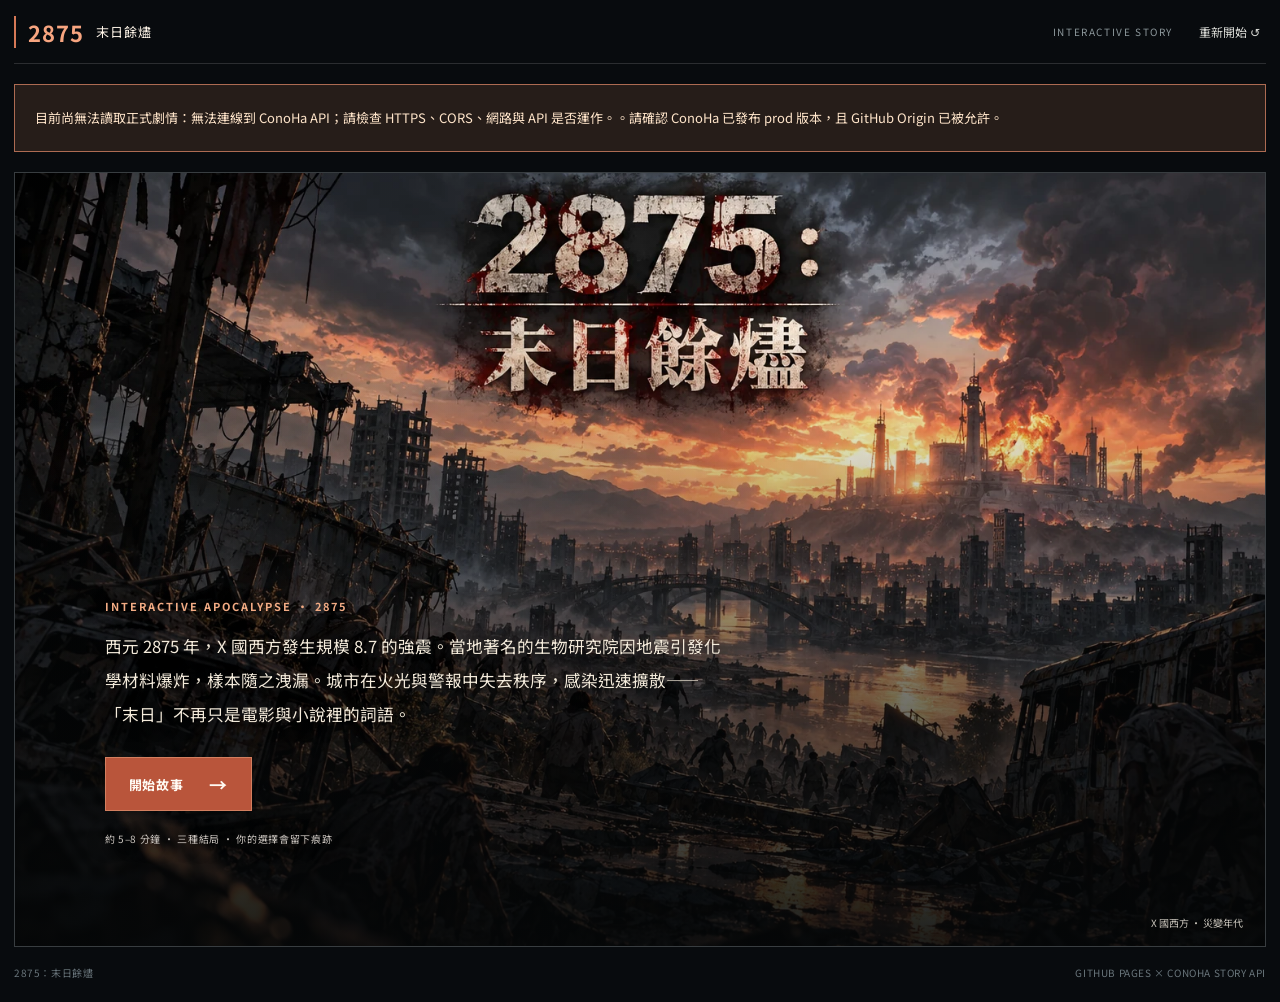
<file: index.html>
<!doctype html>
<html lang="zh-Hant"><head><meta charset="utf-8"><meta name="viewport" content="width=device-width, initial-scale=1, viewport-fit=cover"><meta name="theme-color" content="#080a0c"><meta name="description" content="2875：末日餘燼｜互動式分支末日故事"><title>2875：末日餘燼｜互動式劇本</title><link rel="stylesheet" href="styles.css"></head>
<body>
<main class="shell"><header class="top"><a href="#" id="brand" class="brand"><b>2875</b><span>末日餘燼</span></a><div class="topright"><span id="source-mode">INTERACTIVE STORY</span><button type="button" class="top-restart" id="restart-top">重新開始 ↺</button></div></header>
<div id="notice" class="notice hidden" role="alert"></div>
<section id="home" class="hero" aria-label="遊戲首頁"><img id="cover-img" src="assets/scenes/2875_cover.webp" alt="末日餘燼城市封面"><div class="hero-shade"></div><div class="hero-content"><div class="kicker">INTERACTIVE APOCALYPSE · 2875</div><p class="home-prose">西元 2875 年，X 國西方發生規模 8.7 的強震。當地著名的生物研究院因地震引發化學材料爆炸，樣本隨之洩漏。城市在火光與警報中失去秩序，感染迅速擴散——「末日」不再只是電影與小說裡的詞語。</p><button class="main-btn" type="button" id="begin">開始故事 <span>→</span></button><p class="hint">約 5–8 分鐘 · 三種結局 · 你的選擇會留下痕跡</p></div><div class="hero-bottom">X 國西方 · 災變年代</div></section>
<section id="play" class="play hidden" aria-live="polite"><div class="poster"><img id="scene-img" class="scene-img" alt="遊戲場景"><div class="poster-dim"></div><div class="poster-top"><span id="display-code">SCENE</span><span class="log">● STORY LOG</span></div><div class="poster-body"><div class="eyebrow" id="scene-subhead">STORY / 2875</div><h1 id="scene-title"></h1><p class="narrative" id="scene-text"></p><p class="narrative extra hidden" id="role-text"></p><p class="narrative extra hidden" id="after-text"></p><div id="scene-choices" class="choice-list"></div></div></div><div class="scene-footer"><div class="progress"><div id="progress-fill"></div></div><span id="play-status">本次遊玩</span></div></section>
<section id="ending" class="play hidden" aria-live="polite"><div class="poster ending-poster"><img id="end-img" class="scene-img" alt="結局場景"><div class="poster-dim"></div><div class="poster-top"><span id="end-code">ENDING</span><span>STORY COMPLETE</span></div><div class="poster-body end-body"><div class="eyebrow">2875 / ENDING</div><h1 id="end-title"></h1><p class="narrative" id="end-text"></p><p class="narrative extra hidden" id="end-role"></p><div class="end-actions"><button type="button" class="main-btn" id="again">重新遊玩 ↻</button><button type="button" class="outline-btn" id="export-run">下載本次紀錄</button></div><div class="run-summary" id="run-summary"></div></div></div></section>
<div class="foot"><span>2875：末日餘燼</span><span>GITHUB PAGES × CONOHA STORY API</span></div></main>
<div id="curtain" class="curtain" aria-hidden="true"></div>
<script src="config.js"></script><script src="app.js" defer></script>
</body></html>
</file>
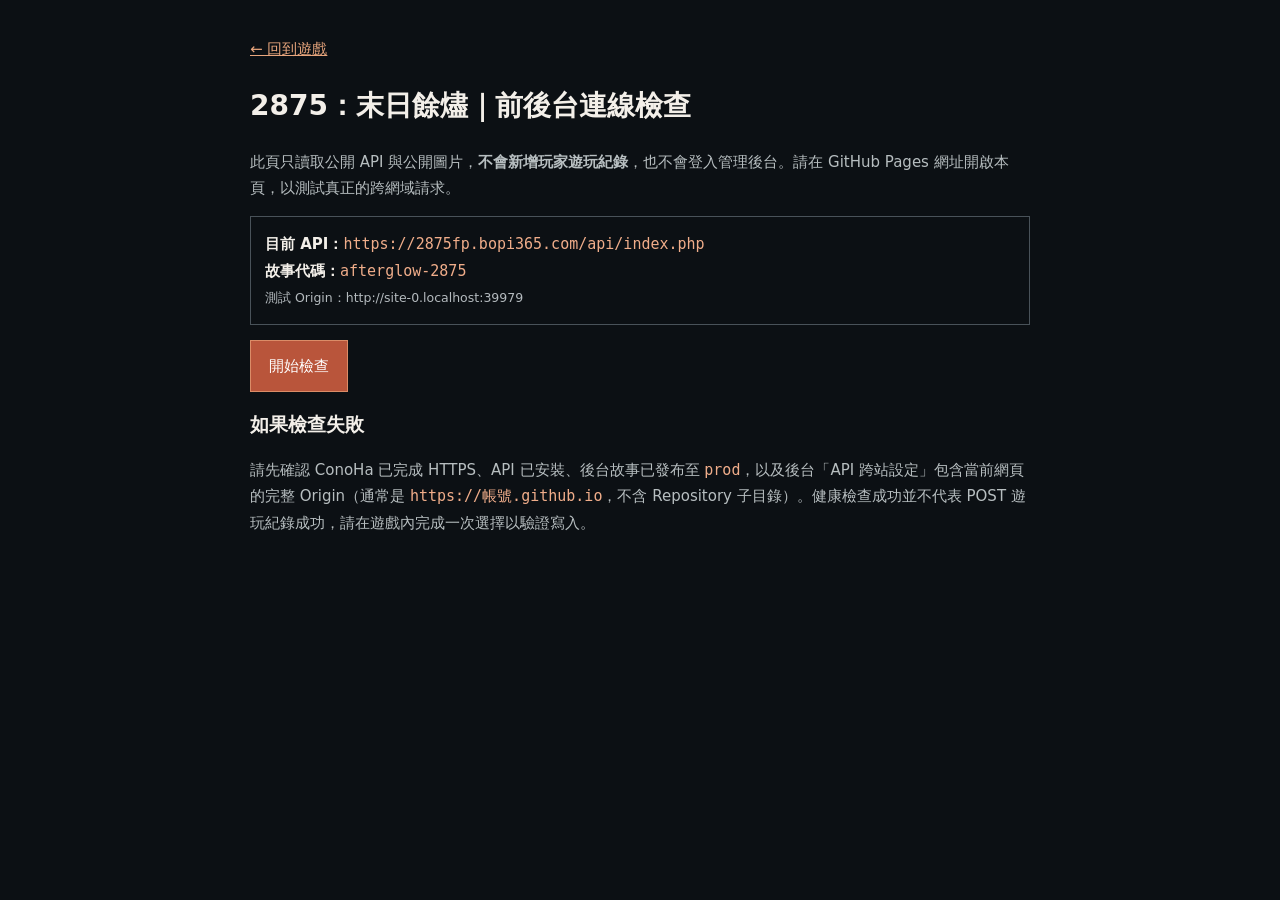
<file: preflight.html>
<!doctype html><html lang="zh-Hant"><head><meta charset="utf-8"><meta name="viewport" content="width=device-width,initial-scale=1"><title>2875｜前後台連線檢查</title><style>
:root{color-scheme:dark}body{margin:0;background:#0c1014;color:#f3efe9;font:15px/1.75 system-ui,'Noto Sans TC',sans-serif}main{max-width:780px;margin:36px auto;padding:0 22px}h1{font-size:28px}h2{font-size:19px}p{color:#b7bec0}code{overflow-wrap:anywhere;color:#f0ad8a}button{background:#b9553b;color:#fff;padding:12px 18px;border:1px solid #db8c67;cursor:pointer;font:inherit}li{margin:9px 0;padding:11px 14px;background:#1a2228;border-left:3px solid #8e9a9e}li.ok{border-color:#73ad91}li.fail{border-color:#d57b68}li.warn{border-color:#dcc08c}a{color:#e9a67d}.tip{padding:14px;border:1px solid #495259}small{color:#b4babe}
</style></head><body><main><a href="./index.html">← 回到遊戲</a><h1>2875：末日餘燼｜前後台連線檢查</h1><p>此頁只讀取公開 API 與公開圖片，<strong>不會新增玩家遊玩紀錄</strong>，也不會登入管理後台。請在 GitHub Pages 網址開啟本頁，以測試真正的跨網域請求。</p><div class="tip"><b>目前 API：</b><code id="api-url"></code><br><b>故事代碼：</b><code id="slug"></code><br><small id="origin"></small></div><p><button id="check" type="button">開始檢查</button></p><ol id="results" aria-live="polite"></ol><h2>如果檢查失敗</h2><p>請先確認 ConoHa 已完成 HTTPS、API 已安裝、後台故事已發布至 <code>prod</code>，以及後台「API 跨站設定」包含當前網頁的完整 Origin（通常是 <code>https://帳號.github.io</code>，不含 Repository 子目錄）。健康檢查成功並不代表 POST 遊玩紀錄成功，請在遊戲內完成一次選擇以驗證寫入。</p></main><script src="config.js"></script><script>
(() => {'use strict';const c=window.ASHES_CONFIG,el=id=>document.getElementById(id),out=el('results');el('api-url').textContent=c.apiBase;el('slug').textContent=c.slug;el('origin').textContent='測試 Origin：'+location.origin;
function item(message,status='warn'){const li=document.createElement('li');li.className=status;li.textContent=message;out.append(li);}
async function fetchJSON(url){const response=await fetch(url,{credentials:'omit',cache:'no-store'});const payload=await response.json();if(!response.ok||!payload?.ok)throw new Error(payload?.error||'HTTP '+response.status);return payload;}
async function testImage(source){return new Promise(resolve=>{const img=new Image();const timer=setTimeout(()=>resolve(false),6000);img.onload=()=>{clearTimeout(timer);resolve(true)};img.onerror=()=>{clearTimeout(timer);resolve(false)};img.src=source;});}
el('check').addEventListener('click',async()=>{out.replaceChildren();el('check').disabled=true;try{
  const health=await fetchJSON(c.apiBase+'?action=health');item('API 健康檢查成功（版本 '+(health.api_version??'?')+'）','ok');
  const res=await fetchJSON(c.apiBase+'?action=story&slug='+encodeURIComponent(c.slug));const story=res.story||{};const nodes=story.nodes||{};const endings=Object.values(nodes).filter(n=>n.type==='ending').map(n=>n.ending_id).sort();
  item('正式版讀取成功：revision '+res.revision+'、'+Object.keys(nodes).length+' 個節點、結局 '+endings.join(' / '),'ok');
  if(!nodes[story.entry])item('錯誤：起始節點不存在。','fail');else item('起始節點可正確讀取：'+story.entry,'ok');
  const bad=Object.entries(nodes).flatMap(([id,n])=>(n.choices||[]).filter(o=>!nodes[o.next]).map(o=>id+' → '+o.next));
  item(bad.length?'錯誤：以下選項指向不存在的節點：'+bad.join(', '):'所有選項的目標節點均存在',bad.length?'fail':'ok');
  const raw=nodes[story.entry]?.image||'';const url=raw.startsWith('/uploads/')?new URL(raw,c.imageBase).href:raw;
  if(url){const ok=await testImage(url);item(ok?'首幕圖片載入成功':'首幕遠端圖片載入失敗；請確認 /uploads/ 檔案是否存在。',ok?'ok':'fail');}
  else item('首幕未指定圖片網址。','warn');
  item('下一步：回遊戲完成一次選擇，確認 ConoHa 後台增加一筆 run 與 event。','warn');
}catch(e){item('檢查失敗：'+e.message+'。若瀏覽器顯示 Failed to fetch，可能是 ConoHa 未允許此 Origin、HTTPS 或網路連線有問題。','fail');}
finally{el('check').disabled=false;}});
})();
</script></body></html>
</file>
<file: styles.css>
@import url('https://fonts.googleapis.com/css2?family=Noto+Sans+TC:wght@400;500;600;700;900&display=swap');
:root{--bg:#080b0e;--ink:#fff6e9;--accent:#d57856;--line:#ffffff24;--dim:#adb4b5;color-scheme:dark;font-family:'Noto Sans TC',system-ui,sans-serif}
*{box-sizing:border-box}html,body{margin:0;width:100%;min-width:0;overflow-x:clip;background:var(--bg);color:var(--ink)}body{min-height:100vh}button{font:inherit;cursor:pointer}button:disabled{cursor:wait;opacity:.65}.hidden{display:none!important}.shell{position:relative;margin:0 auto;max-width:1460px;width:calc(100% - 28px);min-width:0}.top{height:64px;display:flex;justify-content:space-between;align-items:center;border-bottom:1px solid var(--line)}.brand{color:var(--ink);text-decoration:none;display:flex;gap:12px;align-items:center;letter-spacing:.08em;font-size:13px}.brand b{border-left:2px solid var(--accent);padding-left:12px;color:#f7a580;font-size:22px}.topright{display:flex;gap:20px;align-items:center;color:#8c979b;font-size:10px;letter-spacing:.16em}.top-restart{border:0;background:transparent;color:#d7d8d3;font-size:12px}.top-restart:hover{color:var(--accent)}.hero,.poster{position:relative;overflow:hidden;isolation:isolate;border:1px solid var(--line);background:#171d21}.hero{margin:16px 0 0;min-height:620px;height:calc(100svh - 125px);max-height:890px}.hero>img{width:100%;height:100%;object-fit:cover;object-position:center;position:absolute;inset:0;animation:kenburns 22s ease-in-out infinite alternate}.hero-shade{position:absolute;inset:0;background:linear-gradient(to top,rgba(5,7,8,.90) 0,rgba(5,7,8,.5) 37%,transparent 75%),linear-gradient(90deg,rgba(5,7,8,.18),transparent 60%)}.hero-content{position:absolute;bottom:clamp(50px,7vw,104px);left:clamp(22px,7vw,110px);right:24px;max-width:700px;text-shadow:0 2px 18px #000}.kicker,.eyebrow{font-size:11px;color:#f2ab84;font-weight:700;letter-spacing:.18em}.home-prose{line-height:2.05;max-width:620px;color:#f4ebdb;font-size:clamp(13px,1.3vw,17px);margin:15px 0 26px}.main-btn{color:#fffaf3;background:#b9553b;border:1px solid #d37f5f;padding:13px 23px;font-size:13px;letter-spacing:.06em;font-weight:700;display:inline-flex;gap:25px;align-items:center;justify-content:center;min-height:46px;transition:background .18s ease}.main-btn:hover{background:#cf6848}.main-btn span{font-size:18px}.hint{font-size:10px;letter-spacing:.07em;color:#cbc5bf;margin-top:20px}.hero-bottom{position:absolute;right:22px;bottom:16px;font-size:10px;color:#c7c2b9}.play{margin:16px 0 0}.poster{min-height:650px;height:calc(100svh - 135px);max-height:920px}.scene-img{position:absolute;inset:0;width:100%;height:100%;object-fit:cover;object-position:center;animation:enterphoto 10s ease-out both}.poster-dim{position:absolute;inset:0;pointer-events:none;background:linear-gradient(to top,rgba(0,0,0,.88) 0%,rgba(0,0,0,.68) 27%,rgba(0,0,0,.12) 71%,rgba(0,0,0,.35) 100%)}.poster-top{position:absolute;top:22px;left:clamp(20px,4vw,60px);right:clamp(20px,4vw,60px);display:flex;justify-content:space-between;align-items:center;font-size:10px;letter-spacing:.2em;text-shadow:0 2px 8px #000;color:#f6e4d0}.poster-top .log{color:#c7b9ac}.poster-body{position:absolute;left:clamp(20px,6.5vw,90px);bottom:clamp(22px,5vw,67px);width:min(870px,calc(100% - 50px));max-height:calc(100% - 110px);min-width:0;overflow:visible;text-shadow:0 2px 10px rgba(0,0,0,.95),0 1px 2px #000}.poster-body h1{font-weight:900;font-size:clamp(26px,3.5vw,45px);margin:8px 0 14px;letter-spacing:-.035em;line-height:1.3}.narrative{font-size:clamp(13px,1.24vw,16px);line-height:1.95;letter-spacing:.025em;white-space:pre-line;margin:0 0 16px;color:#fff9ee}.narrative.extra{margin-top:-4px;color:#f4c6a9}.choice-list{min-width:0;display:grid;grid-template-columns:repeat(2,minmax(0,1fr));gap:10px;width:min(760px,100%)}.choice{min-width:0;max-width:100%;overflow-wrap:anywhere;color:var(--ink);text-align:left;display:flex;align-items:center;justify-content:space-between;gap:12px;min-height:54px;padding:12px 15px;border:1px solid #f9eee38a;background:rgba(5,7,8,.15);box-shadow:0 2px 12px #0004;font-size:13px;transition:background .17s,border-color .17s}.choice:hover,.choice:focus-visible{border-color:#f2b48f;background:rgba(0,0,0,.48);outline-offset:2px}.choice .arrow{color:#f9b18c;font-size:19px;flex:0 0 auto}.choice:only-child{grid-column:1/-1}.scene-footer{height:42px;display:flex;align-items:center;gap:16px;font-size:10px;color:#859297}.progress{height:2px;flex:1;background:#303538;overflow:hidden}.progress>div{height:100%;width:0;background:var(--accent);transition:width .4s}.end-body{width:min(880px,calc(100% - 50px))}.end-actions{display:flex;gap:12px;flex-wrap:wrap;margin-top:25px}.outline-btn{min-height:46px;border:1px solid #a4a1a0;color:var(--ink);background:rgba(5,7,8,.2);padding:12px 20px;font-size:12px}.outline-btn:hover{background:#191919}.run-summary{font-size:10px;letter-spacing:.06em;color:#d6c6b9;margin-top:18px}.notice{margin:20px 0;background:#261d19;border:1px solid #ad6b52;color:#ffe5ca;padding:20px;font-size:13px;line-height:2}.foot{padding:18px 0 22px;display:flex;justify-content:space-between;color:#69757b;font-size:10px;letter-spacing:.06em}.curtain{position:fixed;inset:0;background:#000;opacity:0;visibility:hidden;pointer-events:none;z-index:200;transition:opacity .42s ease,visibility 0s linear .42s}.curtain.cover{opacity:1;visibility:visible;pointer-events:all;transition:opacity .42s ease}.curtain.reveal{opacity:0;visibility:visible;pointer-events:all;transition:opacity .62s ease}.scene-appear .poster-body>*{animation:textIn .5s ease both}.scene-appear .poster-body>*:nth-child(2){animation-delay:.1s}.scene-appear .poster-body>*:nth-child(3){animation-delay:.2s}.scene-appear .poster-body>*:nth-child(4){animation-delay:.27s}.scene-appear .poster-body>*:nth-child(5){animation-delay:.33s}.scene-appear .poster-body>*:nth-child(6){animation-delay:.4s}
@keyframes enterphoto{0%{transform:scale(1.055)}100%{transform:scale(1)}}@keyframes textIn{from{opacity:0;transform:translateY(8px)}to{opacity:1;transform:translateY(0)}}@keyframes kenburns{from{transform:scale(1)}to{transform:scale(1.045)}}
@media(max-width:720px){.top{height:58px}.topright>span{display:none}.hero{min-height:570px;height:calc(100svh - 100px)}.hero-content{bottom:63px}.home-prose{font-size:13px;line-height:1.85}.poster{min-height:690px;height:auto;max-height:none}.scene-img{object-position:center}.poster-body{position:relative;left:auto;bottom:auto;width:auto;margin:0 20px;padding-top:clamp(270px,44vh,420px);padding-bottom:25px;max-height:none}.poster-top{top:15px;left:20px;right:20px}.poster-body h1{font-size:26px}.narrative{font-size:13px;line-height:1.9}.choice-list{grid-template-columns:1fr}.choice{min-height:52px}.poster-dim{background:linear-gradient(to top,#000 0%,#000b 46%,#0001 90%)}.ending-poster .poster-body{padding-top:clamp(310px,50vh,440px)}.foot span:last-child{display:none}}
@media(max-width:390px){.shell{width:calc(100% - 16px)}.topright{gap:8px}.poster-body{margin:0 15px;padding-top:300px}.poster-body h1{font-size:23px}.narrative{font-size:12px}.choice{font-size:12px;min-height:49px;padding:10px 12px}.hero-content{left:21px;right:15px}.hero{min-height:550px}}
@media(prefers-reduced-motion:reduce){*,*::before,*::after{animation:none!important;transition:none!important}.curtain{display:none!important}}
</file>
